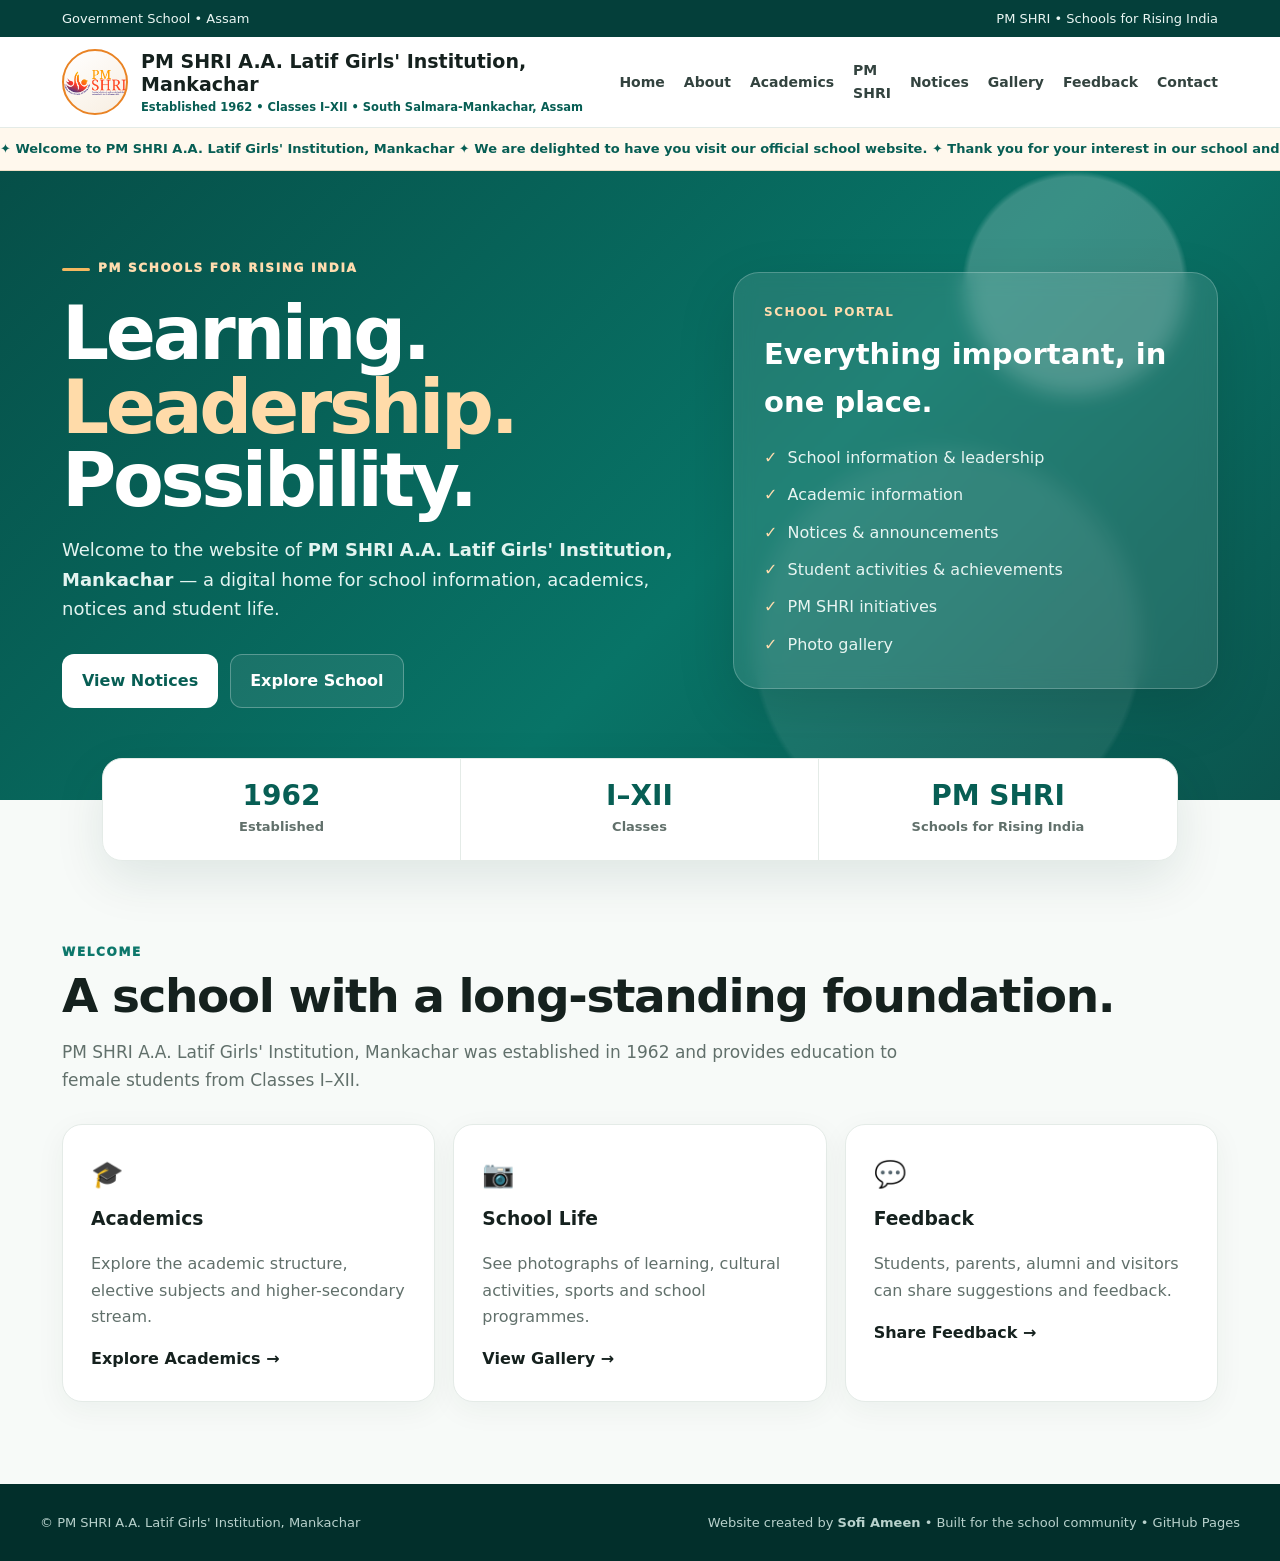
<file: index.html>
<!doctype html><html lang="en"><head><meta charset="utf-8"><meta name="viewport" content="width=device-width,initial-scale=1"><meta name="theme-color" content="#075e54"><title>Home | PM SHRI A.A. Latif Girls' Institution</title><meta name="description" content="Official website of PM SHRI A.A. Latif Girls' Institution, Mankachar, Assam."><script async src="https://www.googletagmanager.com/gtag/js?id=G-VXDR3RZ91E"></script><script>window.dataLayer=window.dataLayer||[];function gtag(){dataLayer.push(arguments);}gtag('js',new Date());gtag('config','G-VXDR3RZ91E');</script><link rel="stylesheet" href="style.css"></head><body><div class="topbar"><div class="topbar-inner"><span>Government School • Assam</span><span>PM SHRI • Schools for Rising India</span></div></div><header><div class="nav"><a class="brand" href="index.html"><div class="logo-wrap"><img src="pm-shri-logo.png" alt="PM SHRI logo"></div><div class="brand-text">PM SHRI A.A. Latif Girls' Institution, Mankachar<small>Established 1962 • Classes I–XII • South Salmara-Mankachar, Assam</small></div></a><button class="menu" onclick="toggleNav()" aria-label="Open navigation">☰</button><nav id="nav"><a href="index.html" class="active">Home</a><a href="about.html" class="">About</a><a href="academics.html" class="">Academics</a><a href="pm-shri.html" class="">PM SHRI</a><a href="notices.html" class="">Notices</a><a href="gallery.html" class="">Gallery</a><a href="feedback.html" class="">Feedback</a><a href="contact.html" class="">Contact</a></nav></div></header><div class="marquee"><div class="marquee-track"><span>✦ Welcome to PM SHRI A.A. Latif Girls' Institution, Mankachar ✦ We are delighted to have you visit our official school website. ✦ Thank you for your interest in our school and its activities. ✦</span><span aria-hidden="true">✦ Welcome to PM SHRI A.A. Latif Girls' Institution, Mankachar ✦ We are delighted to have you visit our official school website. ✦ Thank you for your interest in our school and its activities. ✦</span></div></div><main><section class="hero"><div class="hero-inner"><div><div class="kicker">PM Schools for Rising India</div><h1>Learning.<br><span>Leadership.</span><br>Possibility.</h1><p>Welcome to the website of <strong>PM SHRI A.A. Latif Girls' Institution, Mankachar</strong> — a digital home for school information, academics, notices and student life.</p><div class="actions"><a class="btn btn-primary" href="notices.html">View Notices</a><a class="btn btn-outline" href="about.html">Explore School</a></div></div><aside class="hero-panel"><div class="mini">School Portal</div><h2>Everything important, in one place.</h2><ul class="quick-list"><li>School information & leadership</li><li>Academic information</li><li>Notices & announcements</li><li>Student activities & achievements</li><li>PM SHRI initiatives</li><li>Photo gallery</li></ul></aside></div></section><div class="stats"><div class="stat-grid"><div class="stat"><b>1962</b><span>Established</span></div><div class="stat"><b>I–XII</b><span>Classes</span></div><div class="stat"><b>PM SHRI</b><span>Schools for Rising India</span></div></div></div><section class="section"><div class="eyebrow">Welcome</div><h2>A school with a long-standing foundation.</h2><p class="lead">PM SHRI A.A. Latif Girls' Institution, Mankachar was established in 1962 and provides education to female students from Classes I–XII.</p><div class="cards"><article class="card"><div class="icon">🎓</div><h3>Academics</h3><p>Explore the academic structure, elective subjects and higher-secondary stream.</p><a href="academics.html"><strong>Explore Academics →</strong></a></article><article class="card"><div class="icon">📷</div><h3>School Life</h3><p>See photographs of learning, cultural activities, sports and school programmes.</p><a href="gallery.html"><strong>View Gallery →</strong></a></article><article class="card"><div class="icon">💬</div><h3>Feedback</h3><p>Students, parents, alumni and visitors can share suggestions and feedback.</p><a href="feedback.html"><strong>Share Feedback →</strong></a></article></div></section></main><footer><div class="footer-inner"><span>© PM SHRI A.A. Latif Girls' Institution, Mankachar</span><span>Website created by <strong>Sofi Ameen</strong> • Built for the school community • GitHub Pages</span></div></footer><script>function toggleNav(){document.getElementById('nav').classList.toggle('open')}document.querySelectorAll('#nav a').forEach(a=>a.addEventListener('click',()=>document.getElementById('nav').classList.remove('open')));</script></body></html>
</file>
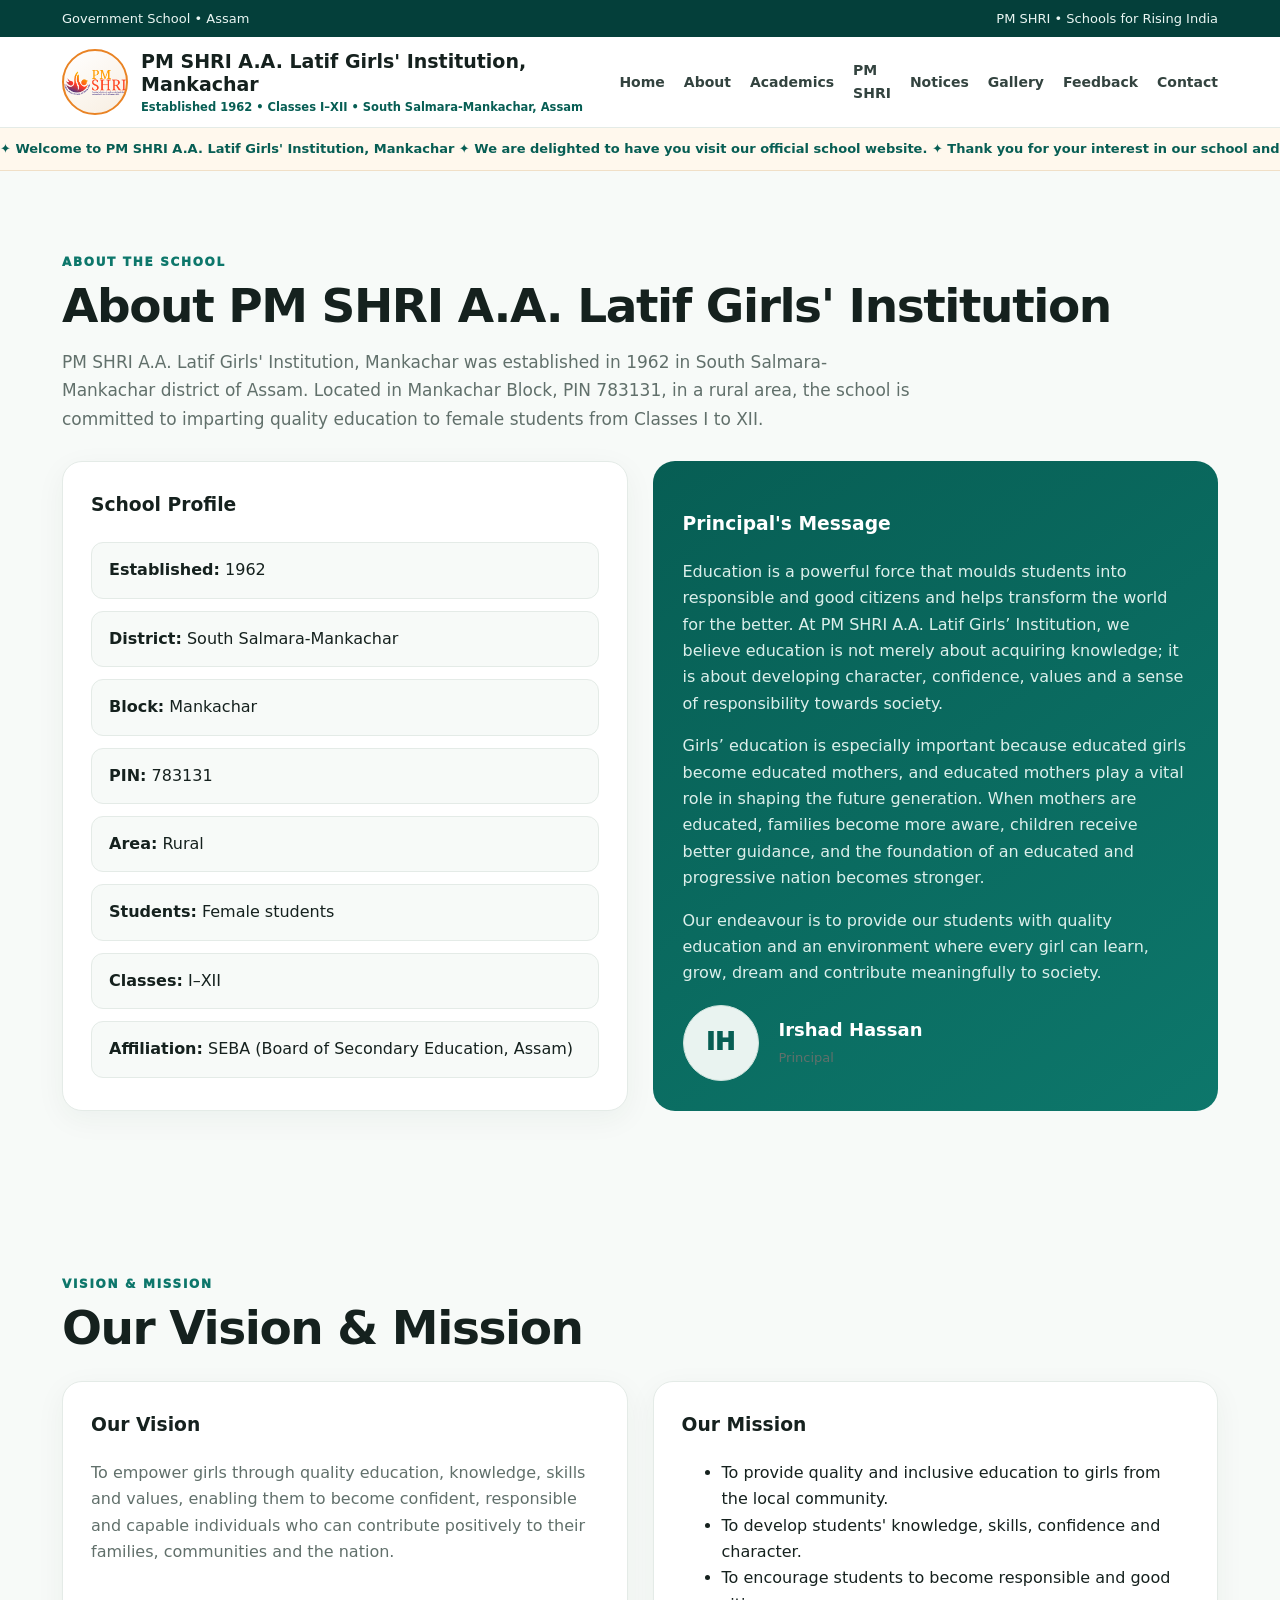
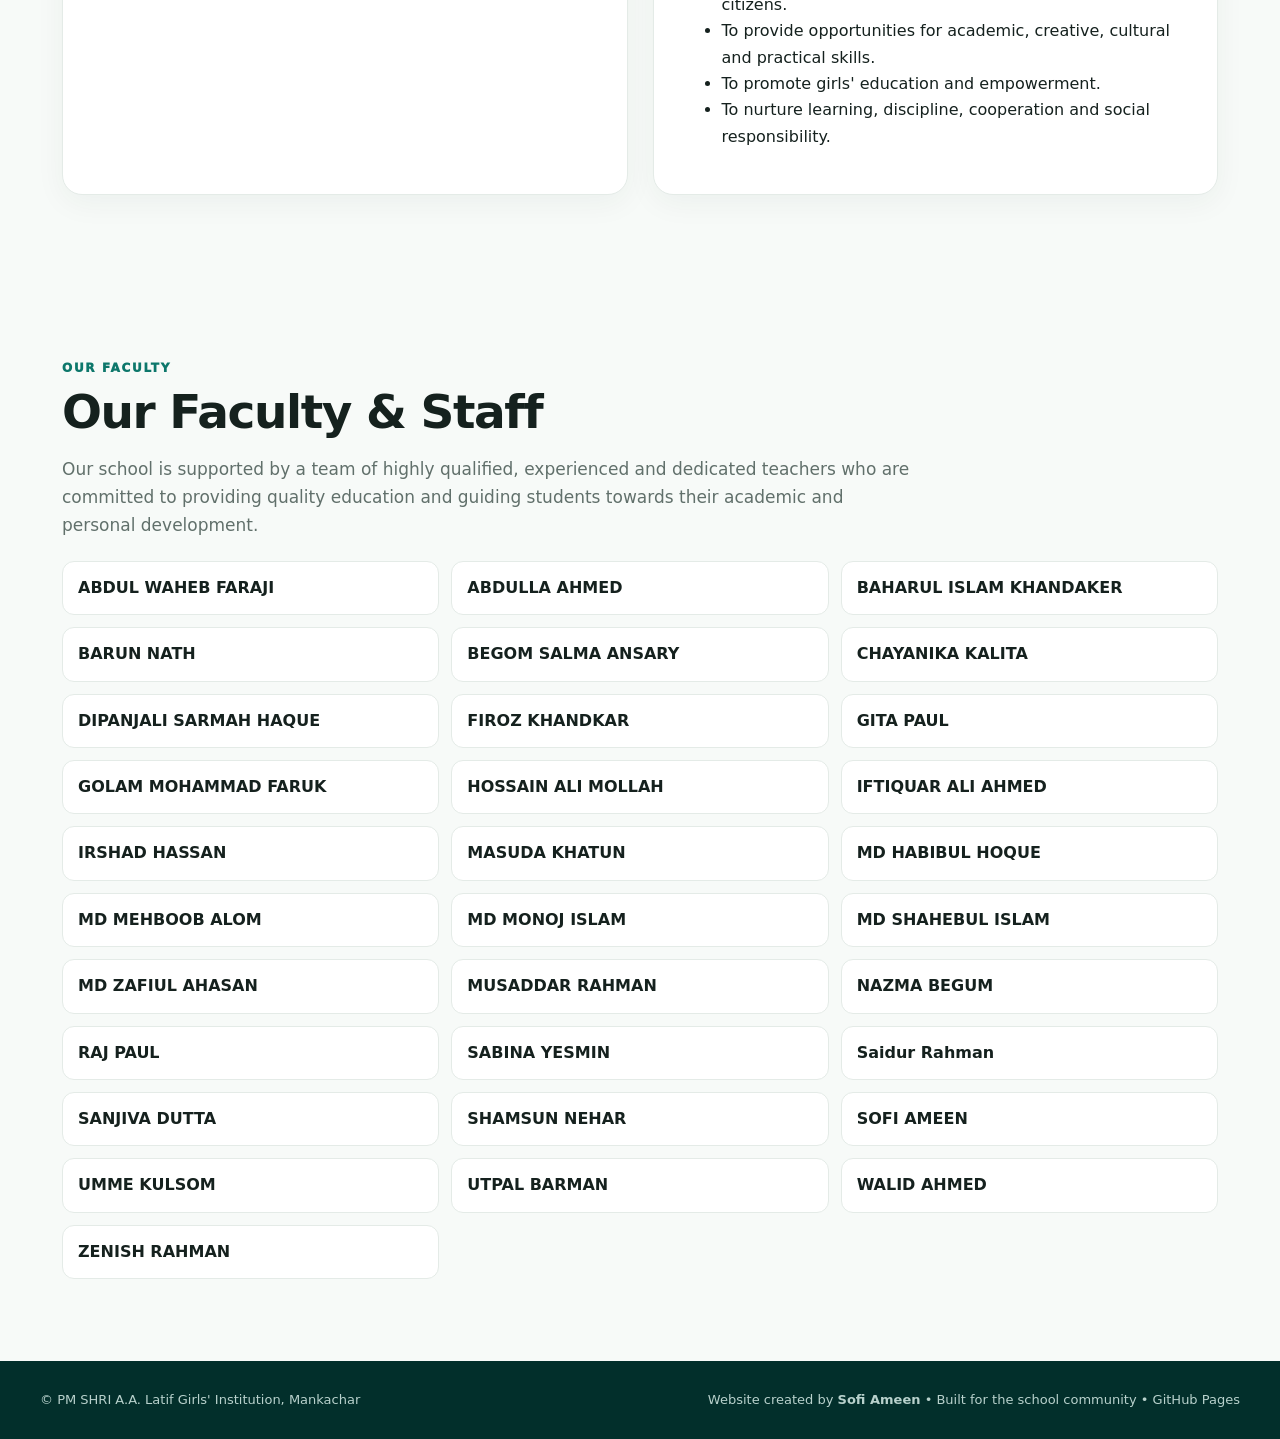
<file: about.html>
<!doctype html><html lang="en"><head><meta charset="utf-8"><meta name="viewport" content="width=device-width,initial-scale=1"><meta name="theme-color" content="#075e54"><title>About Us | PM SHRI A.A. Latif Girls' Institution</title><meta name="description" content="Official website of PM SHRI A.A. Latif Girls' Institution, Mankachar, Assam."><script async src="https://www.googletagmanager.com/gtag/js?id=G-VXDR3RZ91E"></script><script>window.dataLayer=window.dataLayer||[];function gtag(){dataLayer.push(arguments);}gtag('js',new Date());gtag('config','G-VXDR3RZ91E');</script><link rel="stylesheet" href="style.css"></head><body><div class="topbar"><div class="topbar-inner"><span>Government School • Assam</span><span>PM SHRI • Schools for Rising India</span></div></div><header><div class="nav"><a class="brand" href="index.html"><div class="logo-wrap"><img src="pm-shri-logo.png" alt="PM SHRI logo"></div><div class="brand-text">PM SHRI A.A. Latif Girls' Institution, Mankachar<small>Established 1962 • Classes I–XII • South Salmara-Mankachar, Assam</small></div></a><button class="menu" onclick="toggleNav()" aria-label="Open navigation">☰</button><nav id="nav"><a href="index.html" class="">Home</a><a href="about.html" class="active">About</a><a href="academics.html" class="">Academics</a><a href="pm-shri.html" class="">PM SHRI</a><a href="notices.html" class="">Notices</a><a href="gallery.html" class="">Gallery</a><a href="feedback.html" class="">Feedback</a><a href="contact.html" class="">Contact</a></nav></div></header><div class="marquee"><div class="marquee-track"><span>✦ Welcome to PM SHRI A.A. Latif Girls' Institution, Mankachar ✦ We are delighted to have you visit our official school website. ✦ Thank you for your interest in our school and its activities. ✦</span><span aria-hidden="true">✦ Welcome to PM SHRI A.A. Latif Girls' Institution, Mankachar ✦ We are delighted to have you visit our official school website. ✦ Thank you for your interest in our school and its activities. ✦</span></div></div><main><section class="section"><div class="eyebrow">About the school</div><h2>About PM SHRI A.A. Latif Girls' Institution</h2><p class="lead">PM SHRI A.A. Latif Girls' Institution, Mankachar was established in 1962 in South Salmara-Mankachar district of Assam. Located in Mankachar Block, PIN 783131, in a rural area, the school is committed to imparting quality education to female students from Classes I to XII.</p><div class="intro-grid"><article class="feature"><h3>School Profile</h3><div class="subject-list"><div><strong>Established:</strong> 1962</div><div><strong>District:</strong> South Salmara-Mankachar</div><div><strong>Block:</strong> Mankachar</div><div><strong>PIN:</strong> 783131</div><div><strong>Area:</strong> Rural</div><div><strong>Students:</strong> Female students</div><div><strong>Classes:</strong> I–XII</div><div><strong>Affiliation:</strong> SEBA (Board of Secondary Education, Assam)</div></div></article><article class="highlight"><h3>Principal's Message</h3><p>Education is a powerful force that moulds students into responsible and good citizens and helps transform the world for the better. At PM SHRI A.A. Latif Girls’ Institution, we believe education is not merely about acquiring knowledge; it is about developing character, confidence, values and a sense of responsibility towards society.</p><p>Girls’ education is especially important because educated girls become educated mothers, and educated mothers play a vital role in shaping the future generation. When mothers are educated, families become more aware, children receive better guidance, and the foundation of an educated and progressive nation becomes stronger.</p><p>Our endeavour is to provide our students with quality education and an environment where every girl can learn, grow, dream and contribute meaningfully to society.</p><div class="principal"><div class="avatar">IH</div><div><b>Irshad Hassan</b><span>Principal</span></div></div></article></div></section><section class="section"><div class="eyebrow">Vision & Mission</div><h2>Our Vision & Mission</h2><div class="split"><article class="feature"><h3>Our Vision</h3><p>To empower girls through quality education, knowledge, skills and values, enabling them to become confident, responsible and capable individuals who can contribute positively to their families, communities and the nation.</p></article><article class="feature"><h3>Our Mission</h3><ul><li>To provide quality and inclusive education to girls from the local community.</li><li>To develop students' knowledge, skills, confidence and character.</li><li>To encourage students to become responsible and good citizens.</li><li>To provide opportunities for academic, creative, cultural and practical skills.</li><li>To promote girls' education and empowerment.</li><li>To nurture learning, discipline, cooperation and social responsibility.</li></ul></article></div></section><section class="section"><div class="eyebrow">Our Faculty</div><h2>Our Faculty & Staff</h2><p class="lead">Our school is supported by a team of highly qualified, experienced and dedicated teachers who are committed to providing quality education and guiding students towards their academic and personal development.</p><div class="staff-list"><div>ABDUL WAHEB FARAJI</div><div>ABDULLA AHMED</div><div>BAHARUL ISLAM KHANDAKER</div><div>BARUN NATH</div><div>BEGOM SALMA ANSARY</div><div>CHAYANIKA KALITA</div><div>DIPANJALI SARMAH HAQUE</div><div>FIROZ KHANDKAR</div><div>GITA PAUL</div><div>GOLAM MOHAMMAD FARUK</div><div>HOSSAIN ALI MOLLAH</div><div>IFTIQUAR ALI AHMED</div><div>IRSHAD HASSAN</div><div>MASUDA KHATUN</div><div>MD HABIBUL HOQUE</div><div>MD MEHBOOB ALOM</div><div>MD MONOJ ISLAM</div><div>MD SHAHEBUL ISLAM</div><div>MD ZAFIUL AHASAN</div><div>MUSADDAR RAHMAN</div><div>NAZMA BEGUM</div><div>RAJ PAUL</div><div>SABINA YESMIN</div><div>Saidur Rahman</div><div>SANJIVA DUTTA</div><div>SHAMSUN NEHAR</div><div>SOFI AMEEN</div><div>UMME KULSOM</div><div>UTPAL BARMAN</div><div>WALID AHMED</div><div>ZENISH RAHMAN</div></div></section></main><footer><div class="footer-inner"><span>© PM SHRI A.A. Latif Girls' Institution, Mankachar</span><span>Website created by <strong>Sofi Ameen</strong> • Built for the school community • GitHub Pages</span></div></footer><script>function toggleNav(){document.getElementById('nav').classList.toggle('open')}document.querySelectorAll('#nav a').forEach(a=>a.addEventListener('click',()=>document.getElementById('nav').classList.remove('open')));</script></body></html>
</file>
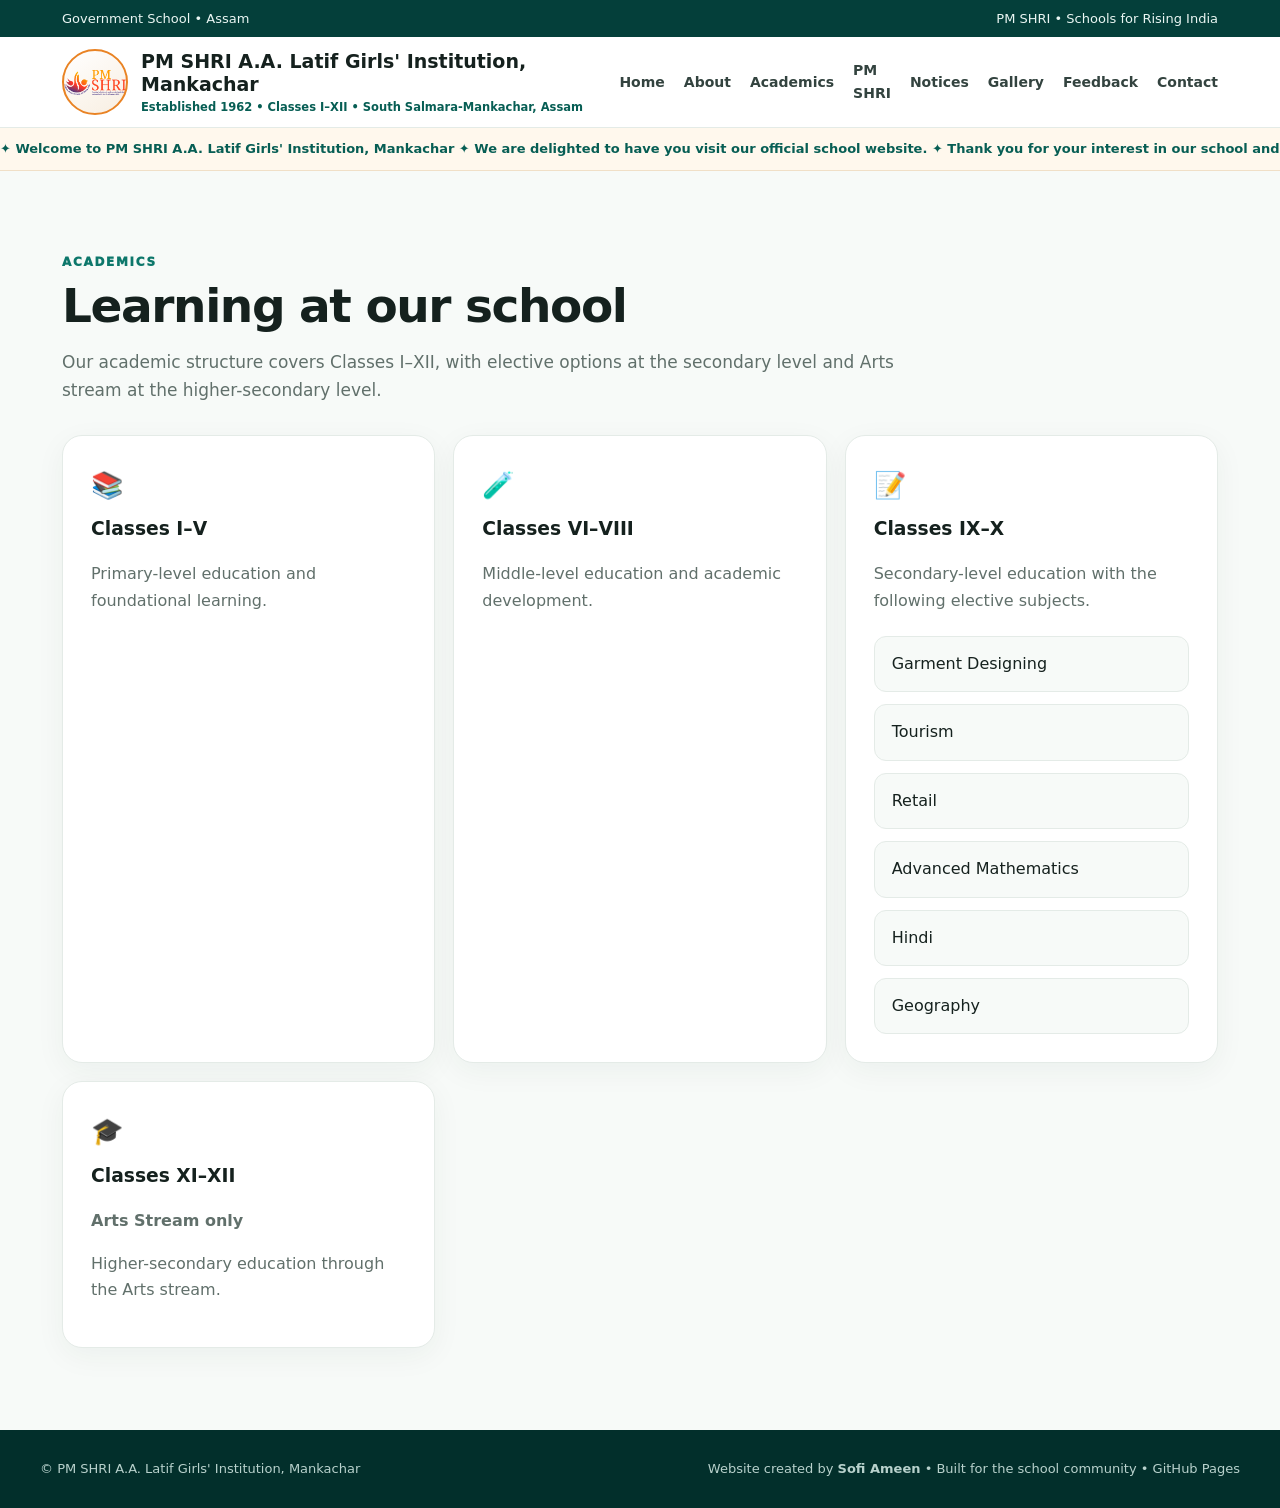
<file: academics.html>
<!doctype html><html lang="en"><head><meta charset="utf-8"><meta name="viewport" content="width=device-width,initial-scale=1"><meta name="theme-color" content="#075e54"><title>Academics | PM SHRI A.A. Latif Girls' Institution</title><meta name="description" content="Official website of PM SHRI A.A. Latif Girls' Institution, Mankachar, Assam."><script async src="https://www.googletagmanager.com/gtag/js?id=G-VXDR3RZ91E"></script><script>window.dataLayer=window.dataLayer||[];function gtag(){dataLayer.push(arguments);}gtag('js',new Date());gtag('config','G-VXDR3RZ91E');</script><link rel="stylesheet" href="style.css"></head><body><div class="topbar"><div class="topbar-inner"><span>Government School • Assam</span><span>PM SHRI • Schools for Rising India</span></div></div><header><div class="nav"><a class="brand" href="index.html"><div class="logo-wrap"><img src="pm-shri-logo.png" alt="PM SHRI logo"></div><div class="brand-text">PM SHRI A.A. Latif Girls' Institution, Mankachar<small>Established 1962 • Classes I–XII • South Salmara-Mankachar, Assam</small></div></a><button class="menu" onclick="toggleNav()" aria-label="Open navigation">☰</button><nav id="nav"><a href="index.html" class="">Home</a><a href="about.html" class="">About</a><a href="academics.html" class="active">Academics</a><a href="pm-shri.html" class="">PM SHRI</a><a href="notices.html" class="">Notices</a><a href="gallery.html" class="">Gallery</a><a href="feedback.html" class="">Feedback</a><a href="contact.html" class="">Contact</a></nav></div></header><div class="marquee"><div class="marquee-track"><span>✦ Welcome to PM SHRI A.A. Latif Girls' Institution, Mankachar ✦ We are delighted to have you visit our official school website. ✦ Thank you for your interest in our school and its activities. ✦</span><span aria-hidden="true">✦ Welcome to PM SHRI A.A. Latif Girls' Institution, Mankachar ✦ We are delighted to have you visit our official school website. ✦ Thank you for your interest in our school and its activities. ✦</span></div></div><main><section class="section"><div class="eyebrow">Academics</div><h2>Learning at our school</h2><p class="lead">Our academic structure covers Classes I–XII, with elective options at the secondary level and Arts stream at the higher-secondary level.</p><div class="cards"><article class="card"><div class="icon">📚</div><h3>Classes I–V</h3><p>Primary-level education and foundational learning.</p></article><article class="card"><div class="icon">🧪</div><h3>Classes VI–VIII</h3><p>Middle-level education and academic development.</p></article><article class="card"><div class="icon">📝</div><h3>Classes IX–X</h3><p>Secondary-level education with the following elective subjects.</p><div class="subject-list"><div>Garment Designing</div><div>Tourism</div><div>Retail</div><div>Advanced Mathematics</div><div>Hindi</div><div>Geography</div></div></article><article class="card"><div class="icon">🎓</div><h3>Classes XI–XII</h3><p><strong>Arts Stream only</strong></p><p>Higher-secondary education through the Arts stream.</p></article></div></section></main><footer><div class="footer-inner"><span>© PM SHRI A.A. Latif Girls' Institution, Mankachar</span><span>Website created by <strong>Sofi Ameen</strong> • Built for the school community • GitHub Pages</span></div></footer><script>function toggleNav(){document.getElementById('nav').classList.toggle('open')}document.querySelectorAll('#nav a').forEach(a=>a.addEventListener('click',()=>document.getElementById('nav').classList.remove('open')));</script></body></html>
</file>
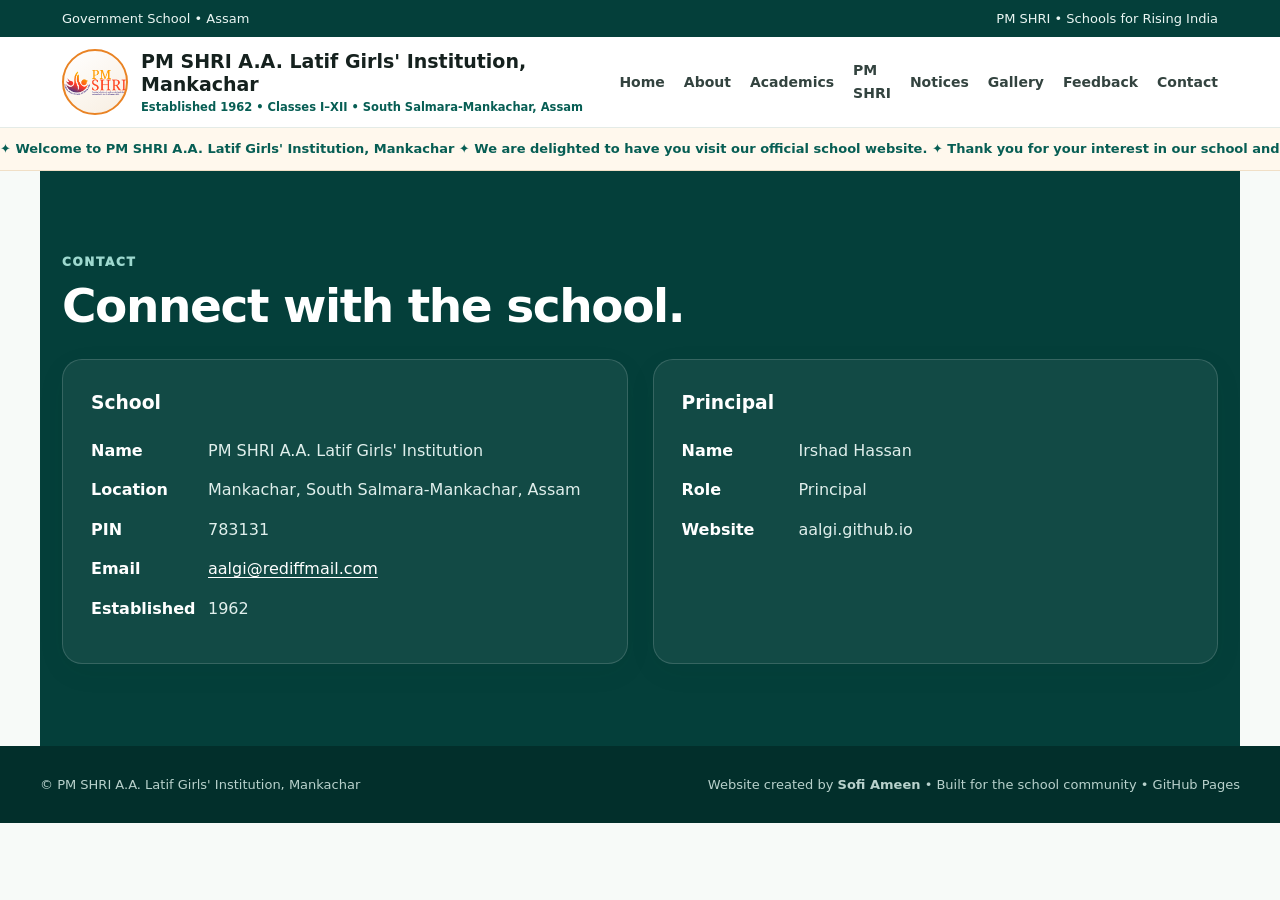
<file: contact.html>
<!doctype html><html lang="en"><head><meta charset="utf-8"><meta name="viewport" content="width=device-width,initial-scale=1"><meta name="theme-color" content="#075e54"><title>Contact | PM SHRI A.A. Latif Girls' Institution</title><meta name="description" content="Official website of PM SHRI A.A. Latif Girls' Institution, Mankachar, Assam."><script async src="https://www.googletagmanager.com/gtag/js?id=G-VXDR3RZ91E"></script><script>window.dataLayer=window.dataLayer||[];function gtag(){dataLayer.push(arguments);}gtag('js',new Date());gtag('config','G-VXDR3RZ91E');</script><link rel="stylesheet" href="style.css"></head><body><div class="topbar"><div class="topbar-inner"><span>Government School • Assam</span><span>PM SHRI • Schools for Rising India</span></div></div><header><div class="nav"><a class="brand" href="index.html"><div class="logo-wrap"><img src="pm-shri-logo.png" alt="PM SHRI logo"></div><div class="brand-text">PM SHRI A.A. Latif Girls' Institution, Mankachar<small>Established 1962 • Classes I–XII • South Salmara-Mankachar, Assam</small></div></a><button class="menu" onclick="toggleNav()" aria-label="Open navigation">☰</button><nav id="nav"><a href="index.html" class="">Home</a><a href="about.html" class="">About</a><a href="academics.html" class="">Academics</a><a href="pm-shri.html" class="">PM SHRI</a><a href="notices.html" class="">Notices</a><a href="gallery.html" class="">Gallery</a><a href="feedback.html" class="">Feedback</a><a href="contact.html" class="active">Contact</a></nav></div></header><div class="marquee"><div class="marquee-track"><span>✦ Welcome to PM SHRI A.A. Latif Girls' Institution, Mankachar ✦ We are delighted to have you visit our official school website. ✦ Thank you for your interest in our school and its activities. ✦</span><span aria-hidden="true">✦ Welcome to PM SHRI A.A. Latif Girls' Institution, Mankachar ✦ We are delighted to have you visit our official school website. ✦ Thank you for your interest in our school and its activities. ✦</span></div></div><main><section class="section contact"><div class="eyebrow" style="color:#9ed9cf">Contact</div><h2>Connect with the school.</h2><div class="contact-grid"><div class="contact-card"><h3>School</h3><div class="contact-row"><b>Name</b><span>PM SHRI A.A. Latif Girls' Institution</span></div><div class="contact-row"><b>Location</b><span>Mankachar, South Salmara-Mankachar, Assam</span></div><div class="contact-row"><b>PIN</b><span>783131</span></div><div class="contact-row"><b>Email</b><span><a class="email-link" href="mailto:aalgi@rediffmail.com">aalgi@rediffmail.com</a></span></div><div class="contact-row"><b>Established</b><span>1962</span></div></div><div class="contact-card"><h3>Principal</h3><div class="contact-row"><b>Name</b><span>Irshad Hassan</span></div><div class="contact-row"><b>Role</b><span>Principal</span></div><div class="contact-row"><b>Website</b><span>aalgi.github.io</span></div></div></div></section></main><footer><div class="footer-inner"><span>© PM SHRI A.A. Latif Girls' Institution, Mankachar</span><span>Website created by <strong>Sofi Ameen</strong> • Built for the school community • GitHub Pages</span></div></footer><script>function toggleNav(){document.getElementById('nav').classList.toggle('open')}document.querySelectorAll('#nav a').forEach(a=>a.addEventListener('click',()=>document.getElementById('nav').classList.remove('open')));</script></body></html>
</file>
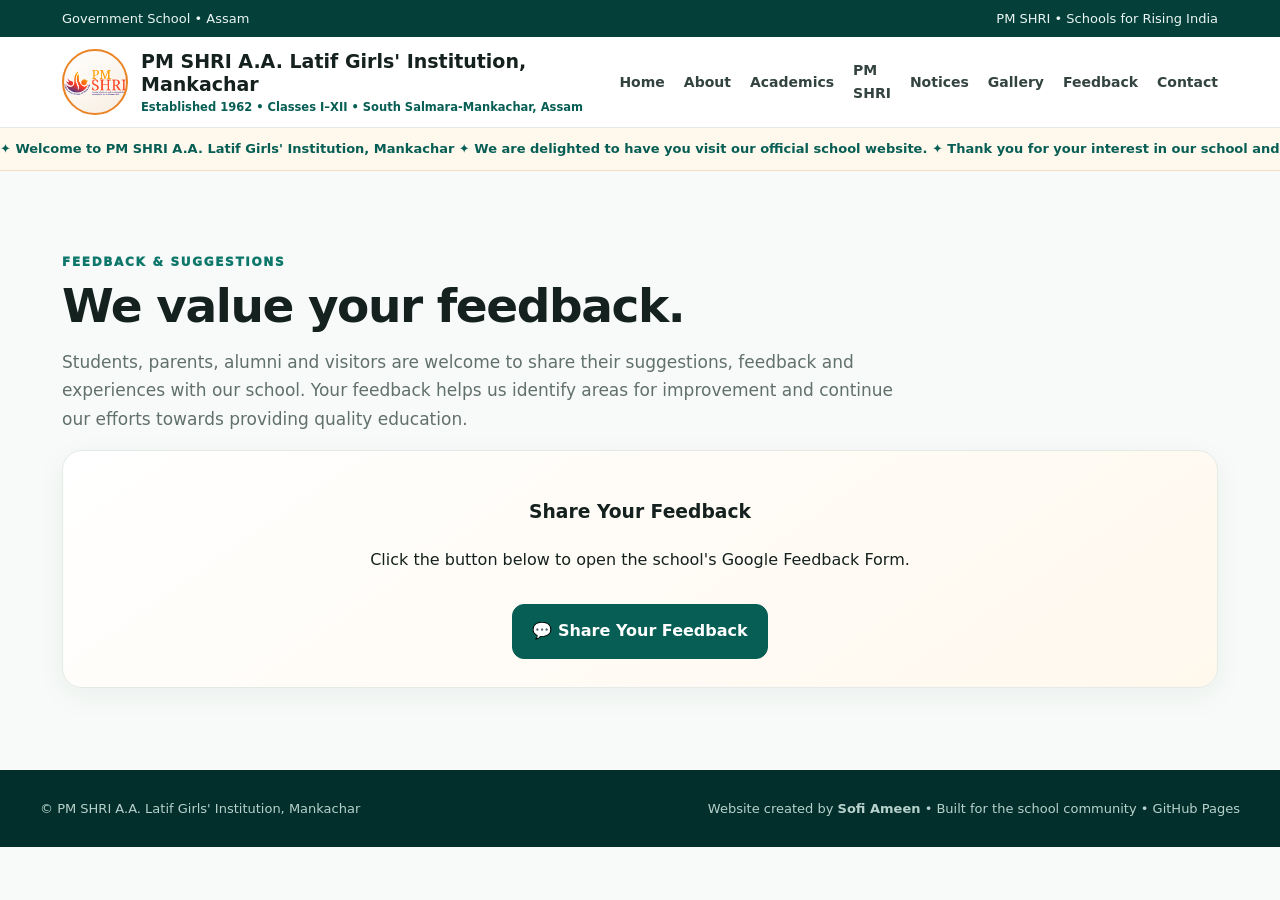
<file: feedback.html>
<!doctype html><html lang="en"><head><meta charset="utf-8"><meta name="viewport" content="width=device-width,initial-scale=1"><meta name="theme-color" content="#075e54"><title>Feedback & Suggestions | PM SHRI A.A. Latif Girls' Institution</title><meta name="description" content="Official website of PM SHRI A.A. Latif Girls' Institution, Mankachar, Assam."><script async src="https://www.googletagmanager.com/gtag/js?id=G-VXDR3RZ91E"></script><script>window.dataLayer=window.dataLayer||[];function gtag(){dataLayer.push(arguments);}gtag('js',new Date());gtag('config','G-VXDR3RZ91E');</script><link rel="stylesheet" href="style.css"></head><body><div class="topbar"><div class="topbar-inner"><span>Government School • Assam</span><span>PM SHRI • Schools for Rising India</span></div></div><header><div class="nav"><a class="brand" href="index.html"><div class="logo-wrap"><img src="pm-shri-logo.png" alt="PM SHRI logo"></div><div class="brand-text">PM SHRI A.A. Latif Girls' Institution, Mankachar<small>Established 1962 • Classes I–XII • South Salmara-Mankachar, Assam</small></div></a><button class="menu" onclick="toggleNav()" aria-label="Open navigation">☰</button><nav id="nav"><a href="index.html" class="">Home</a><a href="about.html" class="">About</a><a href="academics.html" class="">Academics</a><a href="pm-shri.html" class="">PM SHRI</a><a href="notices.html" class="">Notices</a><a href="gallery.html" class="">Gallery</a><a href="feedback.html" class="active">Feedback</a><a href="contact.html" class="">Contact</a></nav></div></header><div class="marquee"><div class="marquee-track"><span>✦ Welcome to PM SHRI A.A. Latif Girls' Institution, Mankachar ✦ We are delighted to have you visit our official school website. ✦ Thank you for your interest in our school and its activities. ✦</span><span aria-hidden="true">✦ Welcome to PM SHRI A.A. Latif Girls' Institution, Mankachar ✦ We are delighted to have you visit our official school website. ✦ Thank you for your interest in our school and its activities. ✦</span></div></div><main><section class="section"><div class="eyebrow">Feedback & Suggestions</div><h2>We value your feedback.</h2><p class="lead">Students, parents, alumni and visitors are welcome to share their suggestions, feedback and experiences with our school. Your feedback helps us identify areas for improvement and continue our efforts towards providing quality education.</p><div class="feedback-box"><h3>Share Your Feedback</h3><p>Click the button below to open the school's Google Feedback Form.</p><a class="btn" href="https://forms.gle/HUktQdHPuWs86jkc8" target="_blank" rel="noopener">💬 Share Your Feedback</a></div></section></main><footer><div class="footer-inner"><span>© PM SHRI A.A. Latif Girls' Institution, Mankachar</span><span>Website created by <strong>Sofi Ameen</strong> • Built for the school community • GitHub Pages</span></div></footer><script>function toggleNav(){document.getElementById('nav').classList.toggle('open')}document.querySelectorAll('#nav a').forEach(a=>a.addEventListener('click',()=>document.getElementById('nav').classList.remove('open')));</script></body></html>
</file>
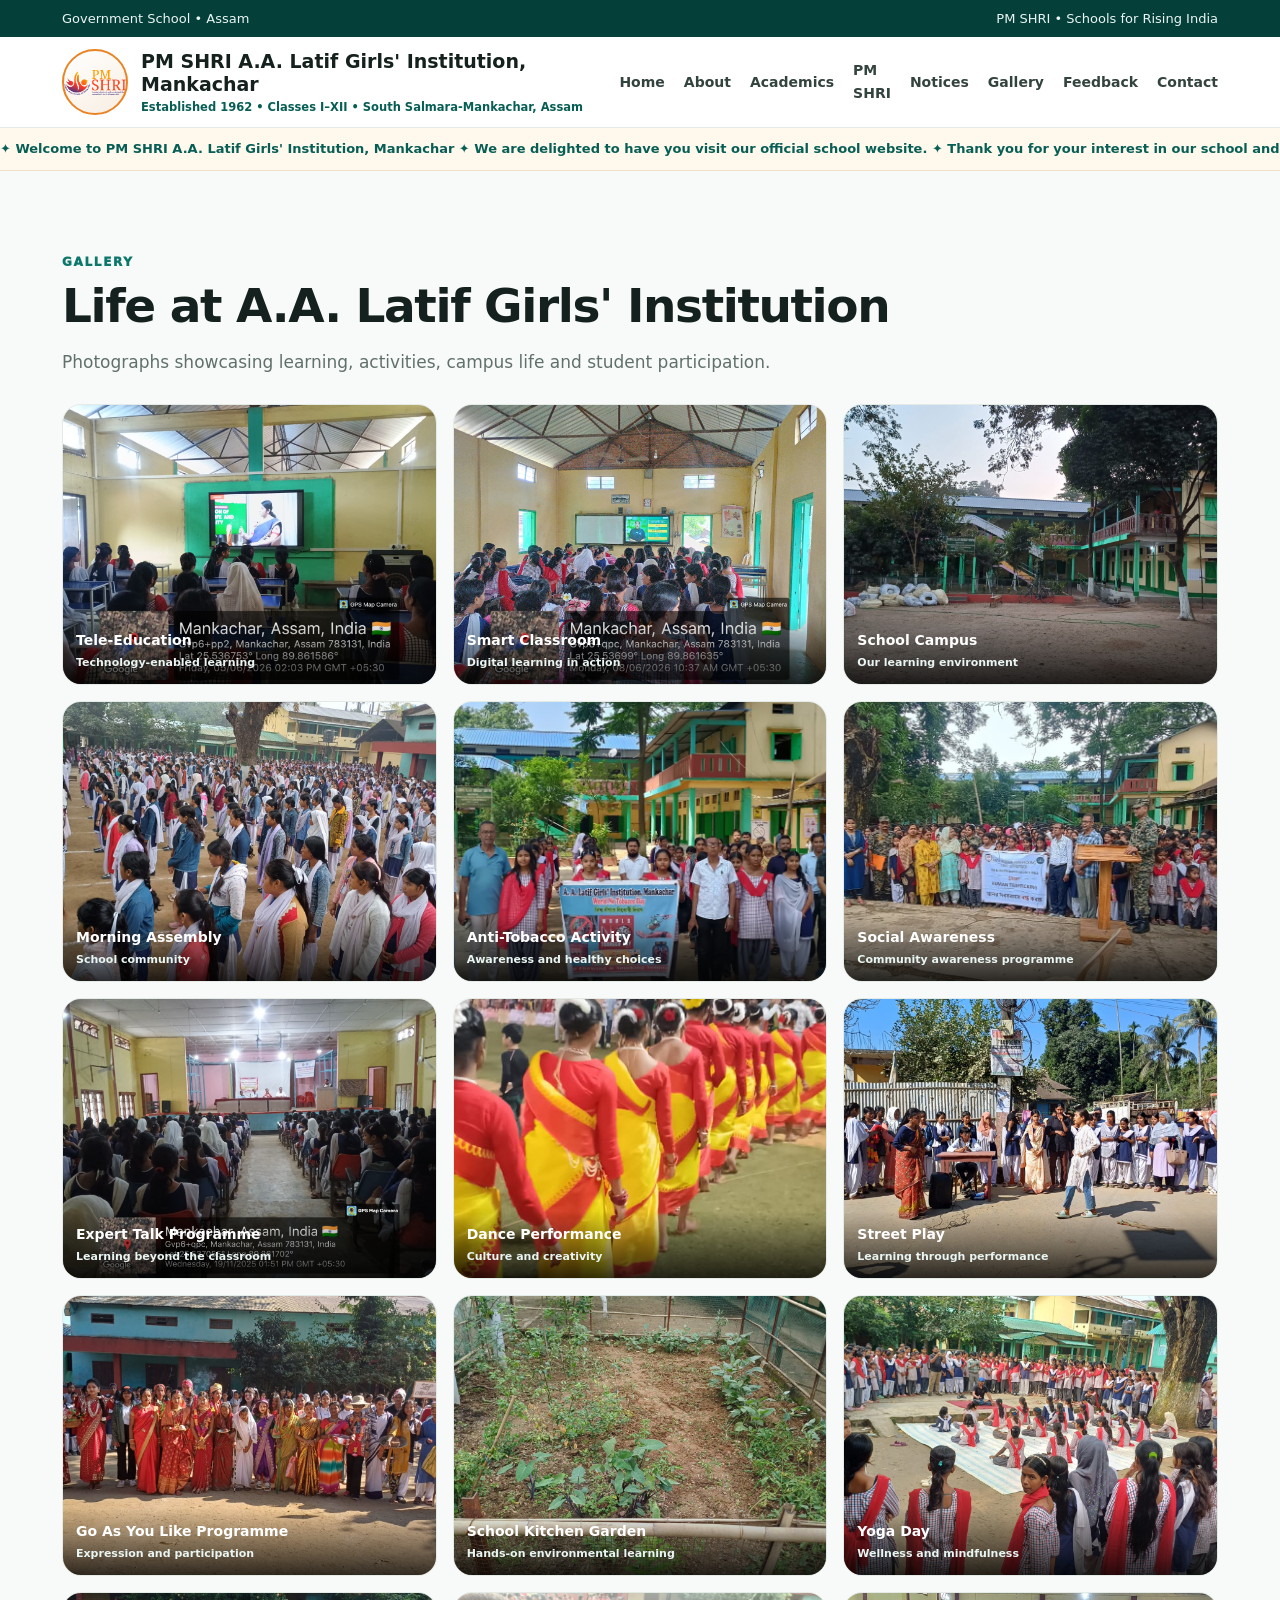
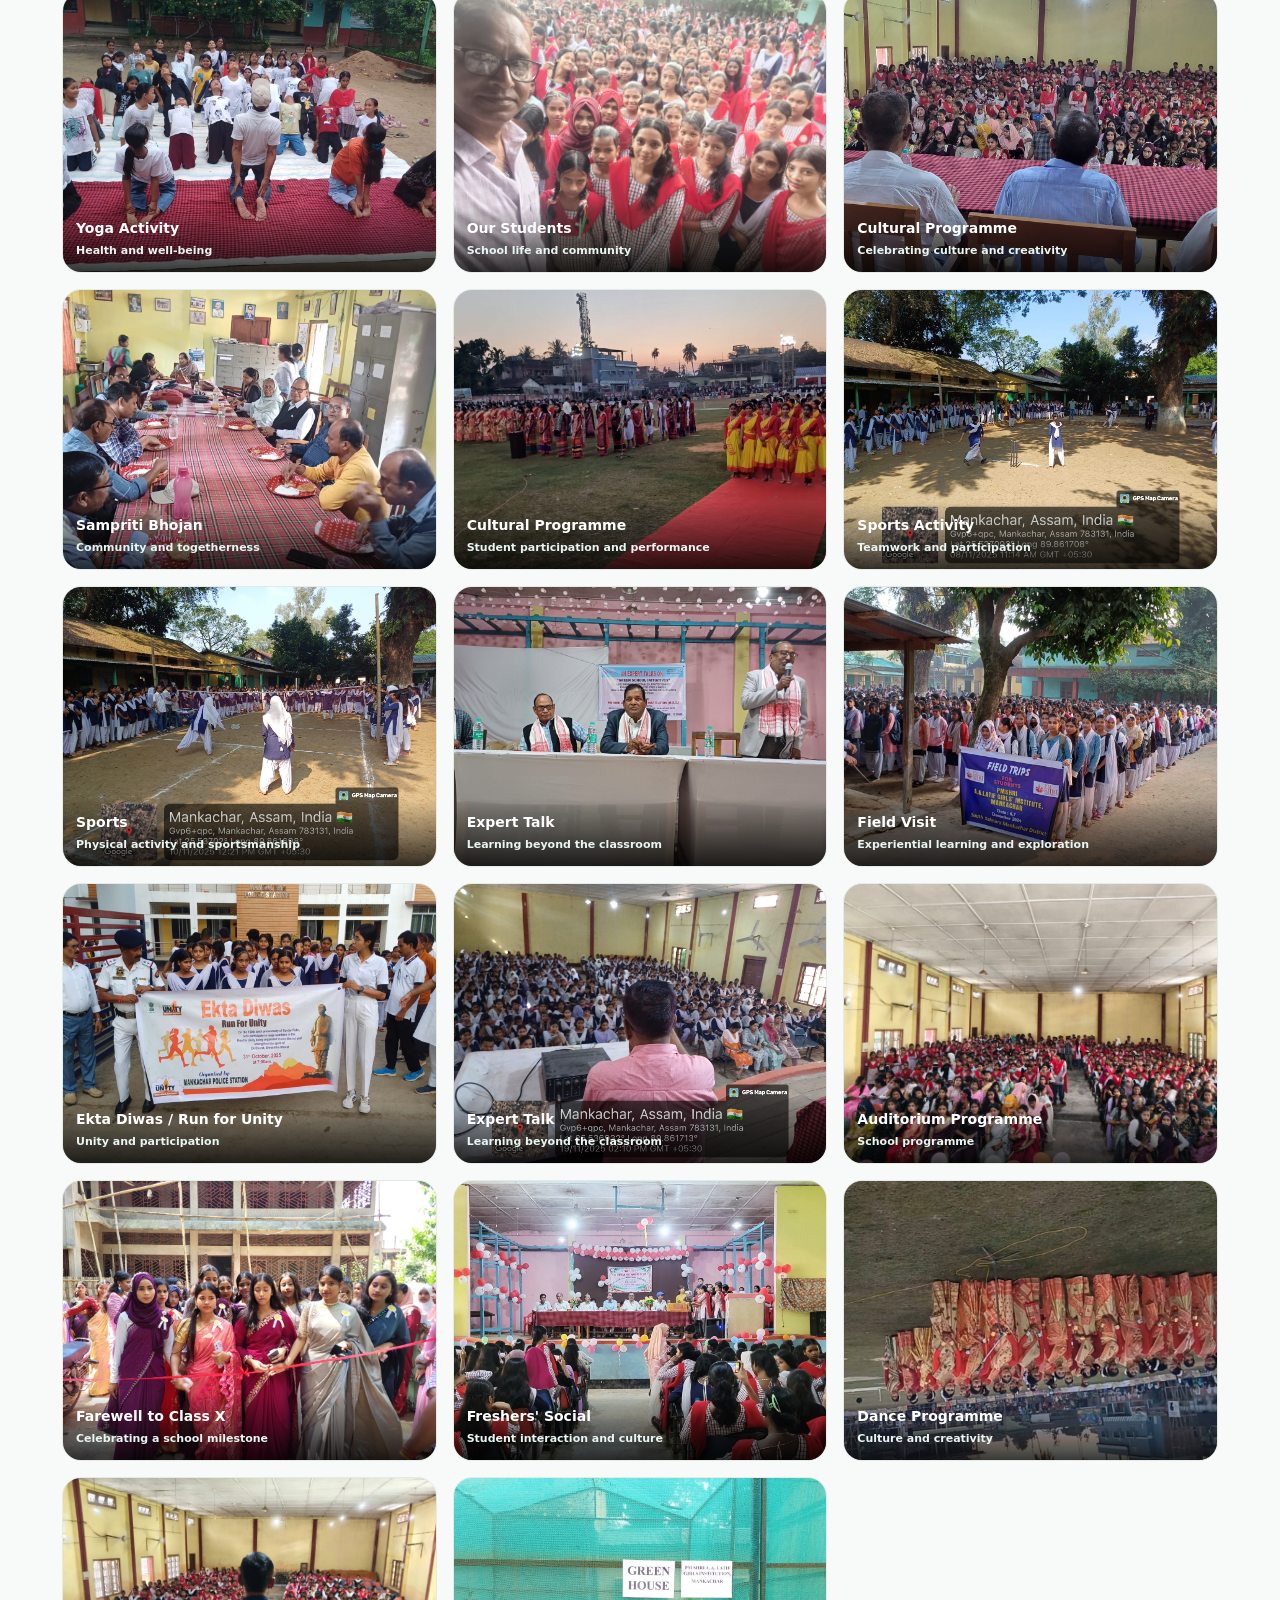
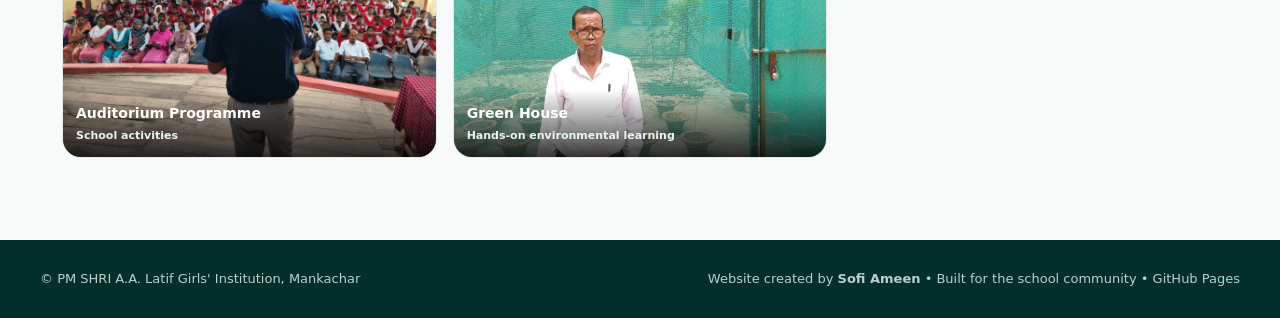
<file: gallery.html>
<!doctype html><html lang="en"><head><meta charset="utf-8"><meta name="viewport" content="width=device-width,initial-scale=1"><meta name="theme-color" content="#075e54"><title>Gallery | PM SHRI A.A. Latif Girls' Institution</title><meta name="description" content="Official website of PM SHRI A.A. Latif Girls' Institution, Mankachar, Assam."><script async src="https://www.googletagmanager.com/gtag/js?id=G-VXDR3RZ91E"></script><script>window.dataLayer=window.dataLayer||[];function gtag(){dataLayer.push(arguments);}gtag('js',new Date());gtag('config','G-VXDR3RZ91E');</script><link rel="stylesheet" href="style.css"></head><body><div class="topbar"><div class="topbar-inner"><span>Government School • Assam</span><span>PM SHRI • Schools for Rising India</span></div></div><header><div class="nav"><a class="brand" href="index.html"><div class="logo-wrap"><img src="pm-shri-logo.png" alt="PM SHRI logo"></div><div class="brand-text">PM SHRI A.A. Latif Girls' Institution, Mankachar<small>Established 1962 • Classes I–XII • South Salmara-Mankachar, Assam</small></div></a><button class="menu" onclick="toggleNav()" aria-label="Open navigation">☰</button><nav id="nav"><a href="index.html" class="">Home</a><a href="about.html" class="">About</a><a href="academics.html" class="">Academics</a><a href="pm-shri.html" class="">PM SHRI</a><a href="notices.html" class="">Notices</a><a href="gallery.html" class="active">Gallery</a><a href="feedback.html" class="">Feedback</a><a href="contact.html" class="">Contact</a></nav></div></header><div class="marquee"><div class="marquee-track"><span>✦ Welcome to PM SHRI A.A. Latif Girls' Institution, Mankachar ✦ We are delighted to have you visit our official school website. ✦ Thank you for your interest in our school and its activities. ✦</span><span aria-hidden="true">✦ Welcome to PM SHRI A.A. Latif Girls' Institution, Mankachar ✦ We are delighted to have you visit our official school website. ✦ Thank you for your interest in our school and its activities. ✦</span></div></div><main><section class="section"><div class="eyebrow">Gallery</div><h2>Life at A.A. Latif Girls' Institution</h2><p class="lead">Photographs showcasing learning, activities, campus life and student participation.</p><div class="gallery"><figure class="photo"><img src="assets/Tele_Education.jpg" alt="Tele-Education" loading="lazy"><figcaption>Tele-Education<span>Technology-enabled learning</span></figcaption></figure><figure class="photo"><img src="assets/smart_class.jpeg" alt="Smart Classroom" loading="lazy"><figcaption>Smart Classroom<span>Digital learning in action</span></figcaption></figure><figure class="photo"><img src="assets/CAMPUS(1).jpg" alt="School Campus" loading="lazy"><figcaption>School Campus<span>Our learning environment</span></figcaption></figure><figure class="photo"><img src="assets/MORNING_ASSEMBLY(1).jpg" alt="Morning Assembly" loading="lazy"><figcaption>Morning Assembly<span>School community</span></figcaption></figure><figure class="photo"><img src="assets/Anti_Tobacco.jpg" alt="Anti-Tobacco Activity" loading="lazy"><figcaption>Anti-Tobacco Activity<span>Awareness and healthy choices</span></figcaption></figure><figure class="photo"><img src="assets/social_Awareness.jpg" alt="Social Awareness" loading="lazy"><figcaption>Social Awareness<span>Community awareness programme</span></figcaption></figure><figure class="photo"><img src="assets/Expert_Talk_Program.jpg" alt="Expert Talk Programme" loading="lazy"><figcaption>Expert Talk Programme<span>Learning beyond the classroom</span></figcaption></figure><figure class="photo"><img src="assets/dance_performance.jpg" alt="Dance Performance" loading="lazy"><figcaption>Dance Performance<span>Culture and creativity</span></figcaption></figure><figure class="photo"><img src="assets/Street_Play.jpeg" alt="Street Play" loading="lazy"><figcaption>Street Play<span>Learning through performance</span></figcaption></figure><figure class="photo"><img src="assets/Go_As_You_Like_Program.jpeg" alt="Go As You Like Programme" loading="lazy"><figcaption>Go As You Like Programme<span>Expression and participation</span></figcaption></figure><figure class="photo"><img src="assets/Kitchen_Garden.jpeg" alt="School Kitchen Garden" loading="lazy"><figcaption>School Kitchen Garden<span>Hands-on environmental learning</span></figcaption></figure><figure class="photo"><img src="assets/Yoga_Day.jpeg" alt="Yoga Day" loading="lazy"><figcaption>Yoga Day<span>Wellness and mindfulness</span></figcaption></figure><figure class="photo"><img src="assets/yoga.jpeg" alt="Yoga Activity" loading="lazy"><figcaption>Yoga Activity<span>Health and well-being</span></figcaption></figure><figure class="photo"><img src="assets/students.jpeg" alt="Our Students" loading="lazy"><figcaption>Our Students<span>School life and community</span></figcaption></figure><figure class="photo"><img src="assets/CULTURAL_PROGRAM2.jpeg" alt="Cultural Programme" loading="lazy"><figcaption>Cultural Programme<span>Celebrating culture and creativity</span></figcaption></figure><figure class="photo"><img src="assets/SAMPRITI_BHOJAN.jpeg" alt="Sampriti Bhojan" loading="lazy"><figcaption>Sampriti Bhojan<span>Community and togetherness</span></figcaption></figure><figure class="photo"><img src="assets/CULTURAL_PROGRAM.jpeg" alt="Cultural Programme" loading="lazy"><figcaption>Cultural Programme<span>Student participation and performance</span></figcaption></figure><figure class="photo"><img src="assets/SPORTS2.jpeg" alt="Sports Activity" loading="lazy"><figcaption>Sports Activity<span>Teamwork and participation</span></figcaption></figure><figure class="photo"><img src="assets/SPORTS.jpeg" alt="Sports" loading="lazy"><figcaption>Sports<span>Physical activity and sportsmanship</span></figcaption></figure><figure class="photo"><img src="assets/EXPERT_TALK.jpeg" alt="Expert Talk" loading="lazy"><figcaption>Expert Talk<span>Learning beyond the classroom</span></figcaption></figure><figure class="photo"><img src="assets/field_visit.jpeg" alt="Field Visit" loading="lazy"><figcaption>Field Visit<span>Experiential learning and exploration</span></figcaption></figure><figure class="photo"><img src="assets/ekta_diwas.jpeg" alt="Ekta Diwas / Run for Unity" loading="lazy"><figcaption>Ekta Diwas / Run for Unity<span>Unity and participation</span></figcaption></figure><figure class="photo"><img src="assets/expert_talk_2.jpeg" alt="Expert Talk" loading="lazy"><figcaption>Expert Talk<span>Learning beyond the classroom</span></figcaption></figure><figure class="photo"><img src="assets/auditorium.jpeg" alt="Auditorium Programme" loading="lazy"><figcaption>Auditorium Programme<span>School programme</span></figcaption></figure><figure class="photo"><img src="assets/farewell_class_x.jpeg" alt="Farewell to Class X" loading="lazy"><figcaption>Farewell to Class X<span>Celebrating a school milestone</span></figcaption></figure><figure class="photo"><img src="assets/freshers_social.jpeg" alt="Freshers' Social" loading="lazy"><figcaption>Freshers' Social<span>Student interaction and culture</span></figcaption></figure><figure class="photo"><img src="assets/dance_program_rotated.jpeg" alt="Dance Programme" loading="lazy"><figcaption>Dance Programme<span>Culture and creativity</span></figcaption></figure><figure class="photo"><img src="assets/auditorium2.jpeg" alt="Auditorium Programme" loading="lazy"><figcaption>Auditorium Programme<span>School activities</span></figcaption></figure><figure class="photo"><img src="assets/green_house.jpeg" alt="Green House" loading="lazy"><figcaption>Green House<span>Hands-on environmental learning</span></figcaption></figure></div></section></main><footer><div class="footer-inner"><span>© PM SHRI A.A. Latif Girls' Institution, Mankachar</span><span>Website created by <strong>Sofi Ameen</strong> • Built for the school community • GitHub Pages</span></div></footer><script>function toggleNav(){document.getElementById('nav').classList.toggle('open')}document.querySelectorAll('#nav a').forEach(a=>a.addEventListener('click',()=>document.getElementById('nav').classList.remove('open')));</script></body></html>
</file>
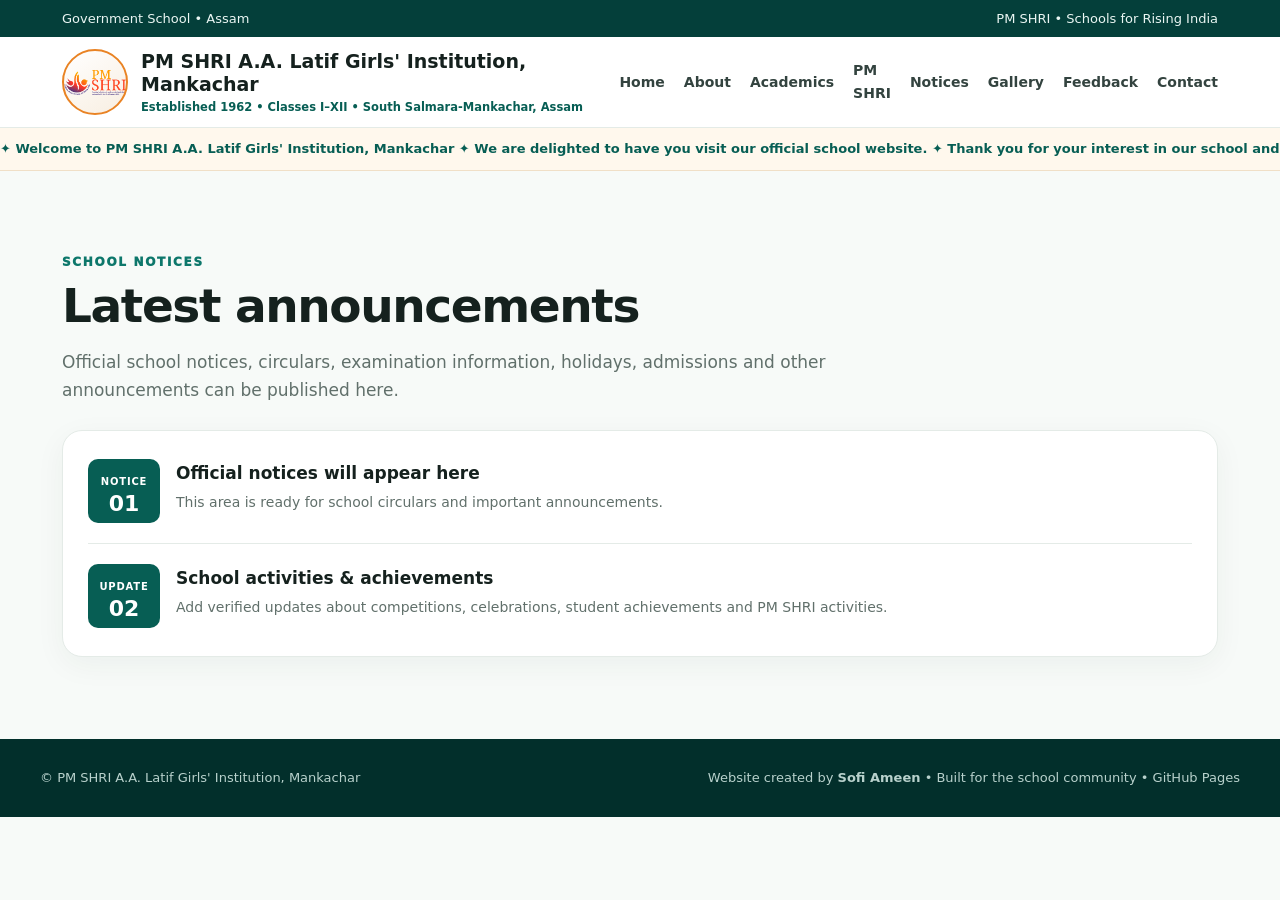
<file: notices.html>
<!doctype html><html lang="en"><head><meta charset="utf-8"><meta name="viewport" content="width=device-width,initial-scale=1"><meta name="theme-color" content="#075e54"><title>Notices | PM SHRI A.A. Latif Girls' Institution</title><meta name="description" content="Official website of PM SHRI A.A. Latif Girls' Institution, Mankachar, Assam."><script async src="https://www.googletagmanager.com/gtag/js?id=G-VXDR3RZ91E"></script><script>window.dataLayer=window.dataLayer||[];function gtag(){dataLayer.push(arguments);}gtag('js',new Date());gtag('config','G-VXDR3RZ91E');</script><link rel="stylesheet" href="style.css"></head><body><div class="topbar"><div class="topbar-inner"><span>Government School • Assam</span><span>PM SHRI • Schools for Rising India</span></div></div><header><div class="nav"><a class="brand" href="index.html"><div class="logo-wrap"><img src="pm-shri-logo.png" alt="PM SHRI logo"></div><div class="brand-text">PM SHRI A.A. Latif Girls' Institution, Mankachar<small>Established 1962 • Classes I–XII • South Salmara-Mankachar, Assam</small></div></a><button class="menu" onclick="toggleNav()" aria-label="Open navigation">☰</button><nav id="nav"><a href="index.html" class="">Home</a><a href="about.html" class="">About</a><a href="academics.html" class="">Academics</a><a href="pm-shri.html" class="">PM SHRI</a><a href="notices.html" class="active">Notices</a><a href="gallery.html" class="">Gallery</a><a href="feedback.html" class="">Feedback</a><a href="contact.html" class="">Contact</a></nav></div></header><div class="marquee"><div class="marquee-track"><span>✦ Welcome to PM SHRI A.A. Latif Girls' Institution, Mankachar ✦ We are delighted to have you visit our official school website. ✦ Thank you for your interest in our school and its activities. ✦</span><span aria-hidden="true">✦ Welcome to PM SHRI A.A. Latif Girls' Institution, Mankachar ✦ We are delighted to have you visit our official school website. ✦ Thank you for your interest in our school and its activities. ✦</span></div></div><main><section class="section"><div class="eyebrow">School notices</div><h2>Latest announcements</h2><p class="lead">Official school notices, circulars, examination information, holidays, admissions and other announcements can be published here.</p><div class="notice-wrap"><div class="notice"><div class="date"><small>NOTICE</small><b>01</b></div><div><h3>Official notices will appear here</h3><p>This area is ready for school circulars and important announcements.</p></div></div><div class="notice"><div class="date"><small>UPDATE</small><b>02</b></div><div><h3>School activities & achievements</h3><p>Add verified updates about competitions, celebrations, student achievements and PM SHRI activities.</p></div></div></div></section></main><footer><div class="footer-inner"><span>© PM SHRI A.A. Latif Girls' Institution, Mankachar</span><span>Website created by <strong>Sofi Ameen</strong> • Built for the school community • GitHub Pages</span></div></footer><script>function toggleNav(){document.getElementById('nav').classList.toggle('open')}document.querySelectorAll('#nav a').forEach(a=>a.addEventListener('click',()=>document.getElementById('nav').classList.remove('open')));</script></body></html>
</file>
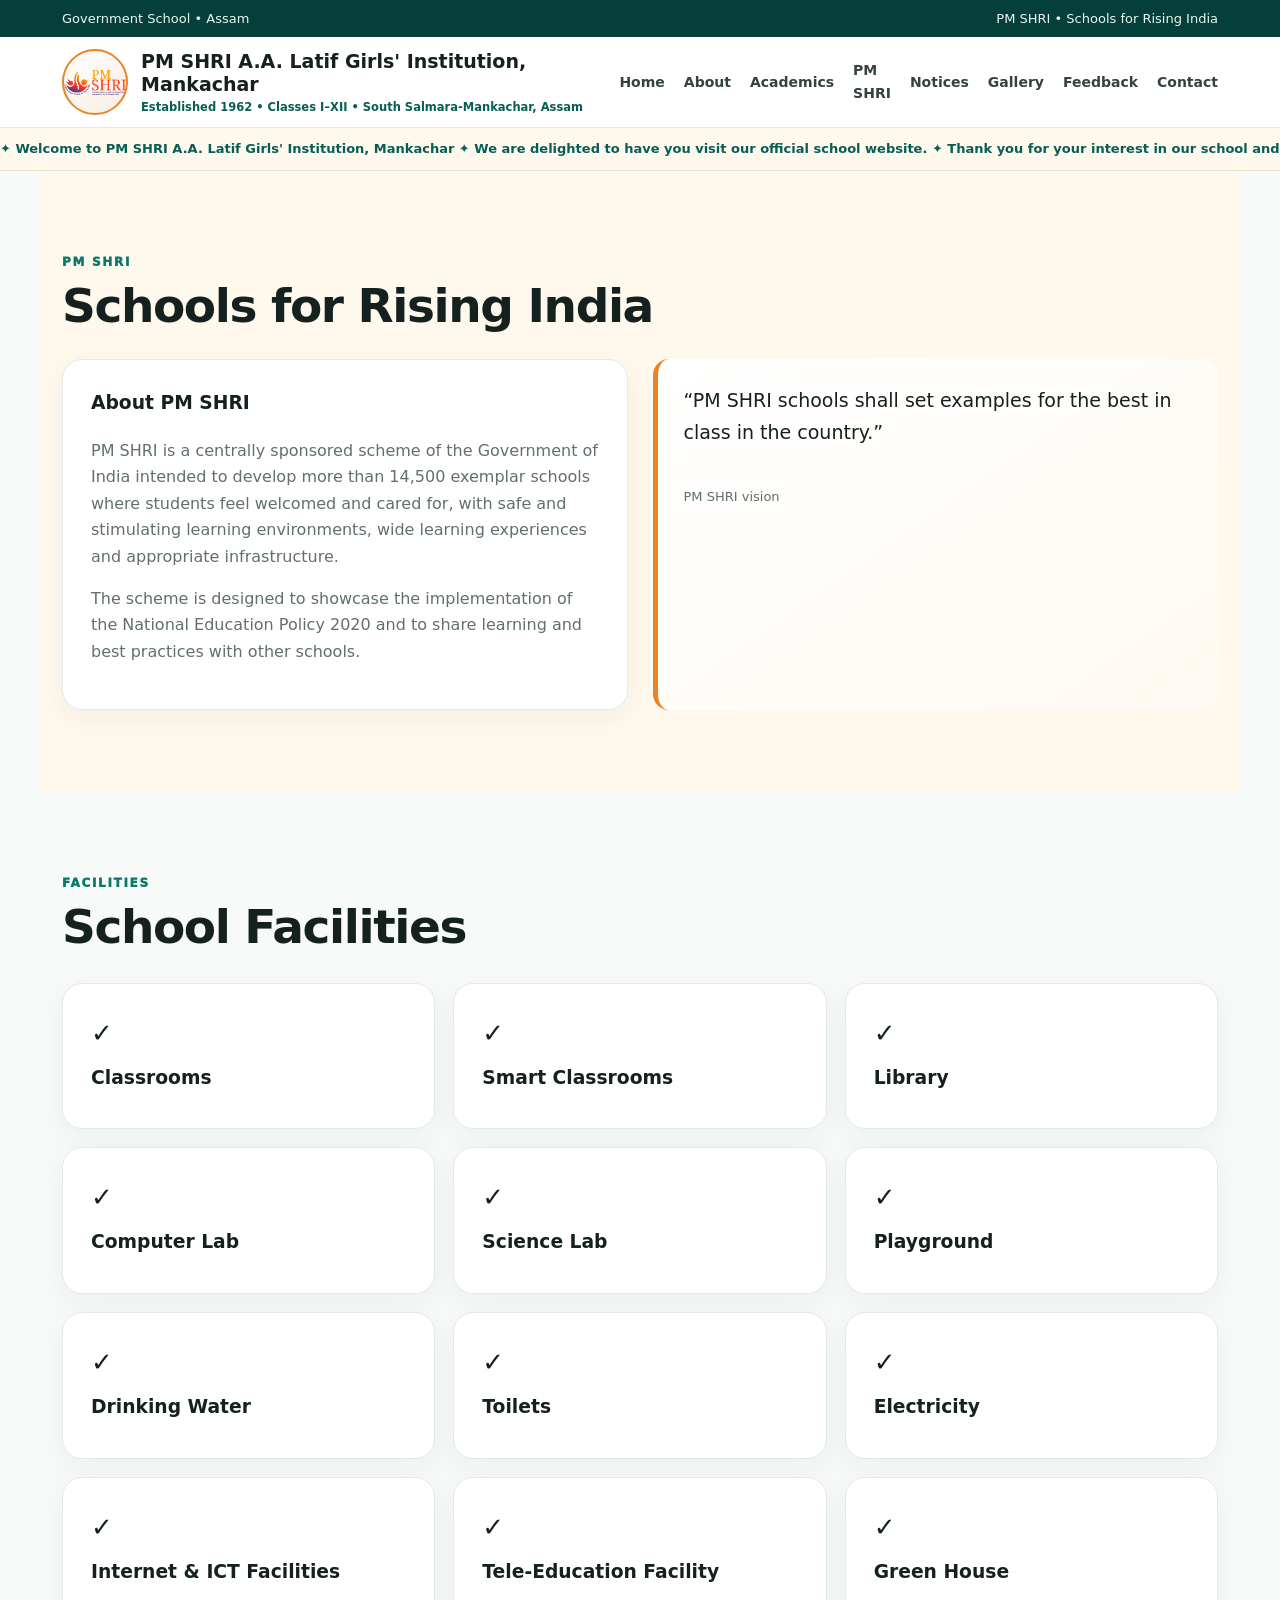
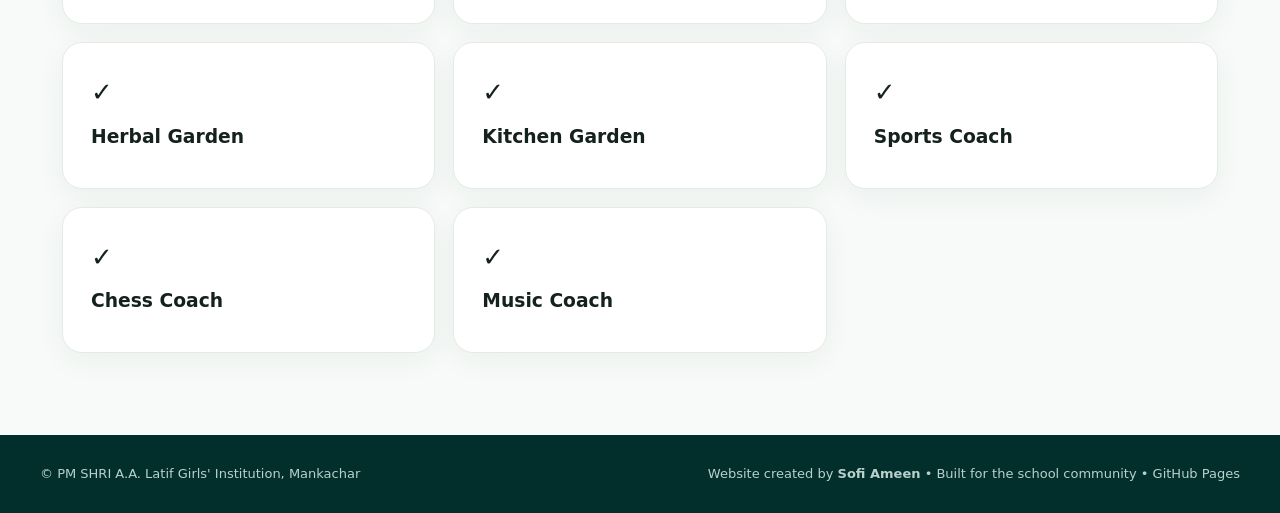
<file: pm-shri.html>
<!doctype html><html lang="en"><head><meta charset="utf-8"><meta name="viewport" content="width=device-width,initial-scale=1"><meta name="theme-color" content="#075e54"><title>PM SHRI | PM SHRI A.A. Latif Girls' Institution</title><meta name="description" content="Official website of PM SHRI A.A. Latif Girls' Institution, Mankachar, Assam."><script async src="https://www.googletagmanager.com/gtag/js?id=G-VXDR3RZ91E"></script><script>window.dataLayer=window.dataLayer||[];function gtag(){dataLayer.push(arguments);}gtag('js',new Date());gtag('config','G-VXDR3RZ91E');</script><link rel="stylesheet" href="style.css"></head><body><div class="topbar"><div class="topbar-inner"><span>Government School • Assam</span><span>PM SHRI • Schools for Rising India</span></div></div><header><div class="nav"><a class="brand" href="index.html"><div class="logo-wrap"><img src="pm-shri-logo.png" alt="PM SHRI logo"></div><div class="brand-text">PM SHRI A.A. Latif Girls' Institution, Mankachar<small>Established 1962 • Classes I–XII • South Salmara-Mankachar, Assam</small></div></a><button class="menu" onclick="toggleNav()" aria-label="Open navigation">☰</button><nav id="nav"><a href="index.html" class="">Home</a><a href="about.html" class="">About</a><a href="academics.html" class="">Academics</a><a href="pm-shri.html" class="active">PM SHRI</a><a href="notices.html" class="">Notices</a><a href="gallery.html" class="">Gallery</a><a href="feedback.html" class="">Feedback</a><a href="contact.html" class="">Contact</a></nav></div></header><div class="marquee"><div class="marquee-track"><span>✦ Welcome to PM SHRI A.A. Latif Girls' Institution, Mankachar ✦ We are delighted to have you visit our official school website. ✦ Thank you for your interest in our school and its activities. ✦</span><span aria-hidden="true">✦ Welcome to PM SHRI A.A. Latif Girls' Institution, Mankachar ✦ We are delighted to have you visit our official school website. ✦ Thank you for your interest in our school and its activities. ✦</span></div></div><main><section class="section pmshri"><div class="eyebrow">PM SHRI</div><h2>Schools for Rising India</h2><div class="split"><article class="pm-box"><h3>About PM SHRI</h3><p>PM SHRI is a centrally sponsored scheme of the Government of India intended to develop more than 14,500 exemplar schools where students feel welcomed and cared for, with safe and stimulating learning environments, wide learning experiences and appropriate infrastructure.</p><p>The scheme is designed to showcase the implementation of the National Education Policy 2020 and to share learning and best practices with other schools.</p></article><article class="quote">“PM SHRI schools shall set examples for the best in class in the country.”<br><br><small>PM SHRI vision</small></article></div></section><section class="section"><div class="eyebrow">Facilities</div><h2>School Facilities</h2><div class="cards"><article class="card"><div class="icon">✓</div><h3>Classrooms</h3></article><article class="card"><div class="icon">✓</div><h3>Smart Classrooms</h3></article><article class="card"><div class="icon">✓</div><h3>Library</h3></article><article class="card"><div class="icon">✓</div><h3>Computer Lab</h3></article><article class="card"><div class="icon">✓</div><h3>Science Lab</h3></article><article class="card"><div class="icon">✓</div><h3>Playground</h3></article><article class="card"><div class="icon">✓</div><h3>Drinking Water</h3></article><article class="card"><div class="icon">✓</div><h3>Toilets</h3></article><article class="card"><div class="icon">✓</div><h3>Electricity</h3></article><article class="card"><div class="icon">✓</div><h3>Internet & ICT Facilities</h3></article><article class="card"><div class="icon">✓</div><h3>Tele-Education Facility</h3></article><article class="card"><div class="icon">✓</div><h3>Green House</h3></article><article class="card"><div class="icon">✓</div><h3>Herbal Garden</h3></article><article class="card"><div class="icon">✓</div><h3>Kitchen Garden</h3></article><article class="card"><div class="icon">✓</div><h3>Sports Coach</h3></article><article class="card"><div class="icon">✓</div><h3>Chess Coach</h3></article><article class="card"><div class="icon">✓</div><h3>Music Coach</h3></article></div></section></main><footer><div class="footer-inner"><span>© PM SHRI A.A. Latif Girls' Institution, Mankachar</span><span>Website created by <strong>Sofi Ameen</strong> • Built for the school community • GitHub Pages</span></div></footer><script>function toggleNav(){document.getElementById('nav').classList.toggle('open')}document.querySelectorAll('#nav a').forEach(a=>a.addEventListener('click',()=>document.getElementById('nav').classList.remove('open')));</script></body></html>
</file>
<file: style.css>
:root{--green:#075e54;--green-dark:#043f3a;--green-soft:#0d776b;--saffron:#e98324;--gold:#f4b860;--cream:#fff8ed;--ink:#15211e;--muted:#61706b;--line:#e4ebe7;--white:#fff;--shadow:0 18px 50px rgba(10,55,48,.10)}
*{box-sizing:border-box}html{scroll-behavior:smooth}body{margin:0;font-family:Inter,ui-sans-serif,system-ui,-apple-system,"Segoe UI",Roboto,Arial,sans-serif;color:var(--ink);background:#f7faf8;line-height:1.65}a{color:inherit;text-decoration:none}.topbar{background:var(--green-dark);color:#eaf6f3;font-size:13px}.topbar-inner{max-width:1200px;margin:auto;padding:8px 22px;display:flex;justify-content:space-between;gap:12px;flex-wrap:wrap}header{position:sticky;top:0;z-index:50;background:rgba(255,255,255,.96);backdrop-filter:blur(12px);border-bottom:1px solid var(--line)}.nav{max-width:1200px;margin:auto;padding:12px 22px;display:flex;align-items:center;justify-content:space-between;gap:22px}.brand{display:flex;align-items:center;gap:13px;min-width:0}.logo-wrap{width:66px;height:66px;flex:0 0 66px;border-radius:50%;display:grid;place-items:center;border:2px solid var(--saffron);background:linear-gradient(145deg,#fff,#f8eee1);overflow:hidden}.logo-wrap img{width:100%;height:100%;object-fit:contain;display:block}.brand-text{font-weight:900;font-size:19px;line-height:1.2}.brand-text small{display:block;margin-top:5px;color:var(--green);font-size:11.5px;font-weight:800}nav{display:flex;align-items:center;gap:19px;font-size:14px;font-weight:800;color:#33433f}nav a{padding:8px 0}nav a:hover{color:var(--green)}.menu{display:none;border:0;background:transparent;font-size:27px;color:var(--green);cursor:pointer}.marquee{background:#fff8ed;border-bottom:1px solid #f0dfc7;overflow:hidden;white-space:nowrap}.marquee-track{display:inline-flex;min-width:max-content;animation:marquee 28s linear infinite;padding:10px 0;color:#075e54;font-size:13px;font-weight:850}.marquee-track span{margin-right:55px}@keyframes marquee{from{transform:translateX(0)}to{transform:translateX(-50%)}}.hero{position:relative;overflow:hidden;background:radial-gradient(circle at 84% 18%,rgba(255,255,255,.20) 0 9%,transparent 9.5%),radial-gradient(circle at 74% 75%,rgba(255,255,255,.08) 0 18%,transparent 18.5%),linear-gradient(135deg,#064f48,#087467 58%,#0b554e);color:#fff}.hero-inner{position:relative;z-index:1;max-width:1200px;margin:auto;padding:82px 22px 92px;display:grid;grid-template-columns:1.12fr .88fr;gap:54px;align-items:center}.kicker,.eyebrow{color:var(--green-soft);font-size:12px;font-weight:950;letter-spacing:.14em;text-transform:uppercase}.kicker{display:inline-flex;align-items:center;gap:8px;color:#ffdcae}.kicker:before{content:"";width:28px;height:3px;background:var(--gold);border-radius:9px}.hero h1{font-size:clamp(42px,5.8vw,74px);line-height:.99;letter-spacing:-.045em;margin:18px 0}.hero h1 span{color:#ffdba9}.hero p{font-size:18px;max-width:700px;color:#e3f4f0;margin:0}.actions{display:flex;gap:12px;flex-wrap:wrap;margin-top:30px}.btn{display:inline-flex;align-items:center;justify-content:center;padding:13px 19px;border-radius:12px;font-weight:900;border:1px solid rgba(255,255,255,.28);transition:.2s}.btn:hover{transform:translateY(-2px)}.btn-primary{background:#fff;color:var(--green)}.btn-outline{background:rgba(255,255,255,.08);color:#fff}.hero-panel{border:1px solid rgba(255,255,255,.22);background:rgba(255,255,255,.10);border-radius:26px;padding:30px;box-shadow:0 20px 60px rgba(0,0,0,.12);backdrop-filter:blur(10px)}.hero-panel .mini{font-size:12px;letter-spacing:.12em;text-transform:uppercase;color:#ffdcae;font-weight:900}.hero-panel h2{font-size:29px;margin:8px 0 18px}.quick-list{list-style:none;padding:0;margin:0;display:grid;gap:11px}.quick-list li{display:flex;gap:10px;color:#e8f5f2}.quick-list li:before{content:"✓";color:#ffdcae;font-weight:900}.stats{max-width:1120px;margin:-42px auto 0;position:relative;z-index:5;padding:0 22px}.stat-grid{background:#fff;border:1px solid var(--line);border-radius:20px;box-shadow:var(--shadow);display:grid;grid-template-columns:repeat(3,1fr);overflow:hidden}.stat{padding:22px 25px;text-align:center;border-right:1px solid var(--line)}.stat:last-child{border-right:0}.stat b{display:block;font-size:28px;color:var(--green);line-height:1.1}.stat span{display:block;color:var(--muted);font-size:13px;font-weight:750;margin-top:4px}.section{max-width:1200px;margin:auto;padding:82px 22px}.section h2{font-size:clamp(31px,4vw,47px);line-height:1.08;letter-spacing:-.03em;margin:8px 0 13px}.lead{max-width:850px;color:var(--muted);font-size:17px}.intro-grid,.split,.contact-grid{display:grid;grid-template-columns:1fr 1fr;gap:25px;margin-top:28px}.feature,.card,.pm-box,.contact-card,.feedback-box{background:#fff;border:1px solid var(--line);border-radius:20px;padding:28px;box-shadow:0 8px 30px rgba(15,54,47,.05)}.feature h3,.pm-box h3,.contact-card h3{margin-top:0}.feature p,.pm-box p,.card p{color:var(--muted)}.highlight{background:linear-gradient(145deg,#075e54,#0d776b);color:#fff;border-radius:22px;padding:30px}.highlight p{color:#dcefeb}.principal{display:flex;gap:20px;align-items:center;margin-top:18px}.avatar{width:76px;height:76px;border-radius:50%;display:grid;place-items:center;background:#e9f3f0;color:var(--green);font-size:24px;font-weight:950;border:1px solid #cfe3dd}.principal b{display:block;font-size:18px}.principal span{color:var(--muted);font-size:13px}.cards{display:grid;grid-template-columns:repeat(3,1fr);gap:18px;margin-top:30px}.card .icon{font-size:26px}.card h3{margin:8px 0 7px}.pmshri{background:var(--cream)}.quote{background:linear-gradient(145deg,#fff,#fffaf2);border-left:5px solid var(--saffron);border-radius:16px;padding:26px;font-size:19px}.quote small{font-size:13px;color:var(--muted)}.notice-wrap{margin-top:25px;background:#fff;border:1px solid var(--line);border-radius:20px;padding:8px 25px;box-shadow:0 8px 30px rgba(15,54,47,.05)}.notice{display:flex;gap:16px;align-items:flex-start;padding:20px 0;border-bottom:1px solid var(--line)}.notice:last-child{border-bottom:0}.date{min-width:72px;background:var(--green);color:#fff;border-radius:10px;text-align:center;padding:8px;font-weight:900}.date b{display:block;font-size:22px;line-height:1}.date small{font-size:10px;letter-spacing:.08em}.notice h3{margin:0 0 4px;font-size:17px}.notice p{margin:0;color:var(--muted);font-size:14px}.gallery{display:grid;grid-template-columns:repeat(3,1fr);gap:16px;margin-top:28px}.photo{position:relative;aspect-ratio:4/3;border-radius:19px;border:1px solid var(--line);background:#e7efec;overflow:hidden;margin:0}.photo img{width:100%;height:100%;display:block;object-fit:cover}.photo figcaption{position:absolute;left:0;right:0;bottom:0;padding:12px 13px;background:linear-gradient(transparent,rgba(0,0,0,.78));color:#fff;font-size:14px;font-weight:850}.photo figcaption span{display:block;color:#e9f5f2;font-size:11px;font-weight:650;margin-top:2px}.contact{background:var(--green-dark);color:#fff}.contact .lead{color:#d4e8e3}.contact-card{border-color:rgba(255,255,255,.15);background:rgba(255,255,255,.06)}.contact-row{display:flex;gap:12px;margin:13px 0;color:#e0efec}.contact-row b{min-width:105px;color:#fff}.email-link{color:#fff;text-decoration:underline;text-underline-offset:3px}.subject-list,.facility-list,.staff-list{display:grid;gap:12px;margin-top:22px}.subject-list div,.facility-list div{padding:14px 17px;background:#f7faf8;border:1px solid var(--line);border-radius:12px}.staff-list{grid-template-columns:repeat(3,1fr)}.staff-list div{padding:13px 15px;background:#fff;border:1px solid var(--line);border-radius:12px;font-weight:750}.feedback-box{text-align:center;background:linear-gradient(145deg,#fff,#fff8ed)}.feedback-box .btn{background:var(--green);color:#fff;border-color:var(--green);margin-top:15px}.subnav{background:#eef6f3;border-bottom:1px solid var(--line)}.subnav-inner{max-width:1200px;margin:auto;padding:12px 22px;display:flex;gap:18px;flex-wrap:wrap;font-size:13px;font-weight:800;color:var(--green)}footer{background:#022f2b;color:#b8d1cc;padding:28px 22px;font-size:13px}.footer-inner{max-width:1200px;margin:auto;display:flex;justify-content:space-between;gap:15px;flex-wrap:wrap}@media(max-width:900px){nav{display:none;position:absolute;left:15px;right:15px;top:82px;background:#fff;border:1px solid var(--line);border-radius:16px;padding:12px 18px;box-shadow:var(--shadow);flex-direction:column;align-items:flex-start;gap:5px}.nav{position:relative}.nav nav.open{display:flex}.menu{display:block}.hero-inner,.intro-grid,.split,.contact-grid{grid-template-columns:1fr}.cards{grid-template-columns:1fr 1fr}.gallery{grid-template-columns:1fr 1fr}.staff-list{grid-template-columns:1fr 1fr}}@media(max-width:560px){.topbar-inner{font-size:11px}.brand-text{font-size:14px}.brand-text small{font-size:9.5px}.logo-wrap{width:52px;height:52px;flex-basis:52px}.hero h1{font-size:43px}.hero p{font-size:16px}.stat-grid{grid-template-columns:1fr}.stat{border-right:0;border-bottom:1px solid var(--line)}.stat:last-child{border-bottom:0}.cards,.gallery,.staff-list{grid-template-columns:1fr}.section{padding:65px 18px}.hero-inner{padding-left:18px;padding-right:18px}.notice{flex-direction:column}.contact-row{flex-direction:column;gap:2px}}
@media(prefers-reduced-motion:reduce){.marquee-track{animation:none}.marquee{overflow:auto}}
</file>
